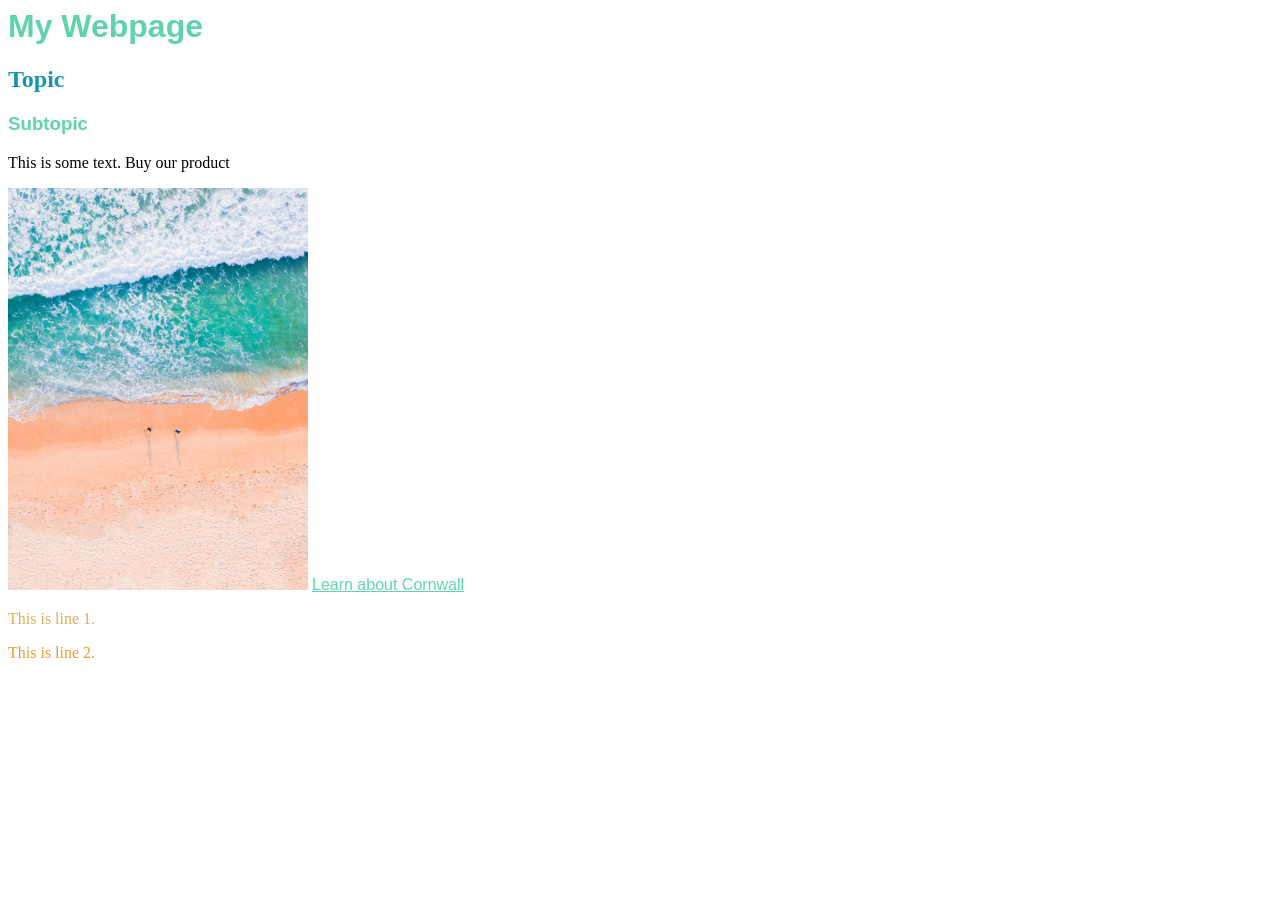
<file: index.html>
<html>

<head>
    <title>My Webpage!</title>
    <link rel="icon" href="./favicon.ico">
    <meta name="description content=" A nice website about Cornwall, its beaches and hidden gems>
    <style>
        h1,
        h3,
        a {
            color: rgb(96, 211, 173);
            font-family: Arial, Helvetica, sans-serif;
        }

        h2 {
            color: rgb(21, 149, 177);
        }

        p:nth-child(7) {
            color: rgb(225, 174, 85);
        }

        p:nth-child(8) {
            color: rgb(237, 153, 50);
        }
    </style>
</head>

<body>
    <h1>My Webpage</h1>
    <h2>Topic</h2>
    <h3>Subtopic</h3>
    <p>This is some text. Buy our product</p>
    <img width="300" src="./sea.jpeg">
    <a href="http://www.google.com" target="_blank">
        Learn about Cornwall
    </a>
    <p>This is line 1.</p>
    <p>This is line 2.</p>
</body>


</html>
</file>
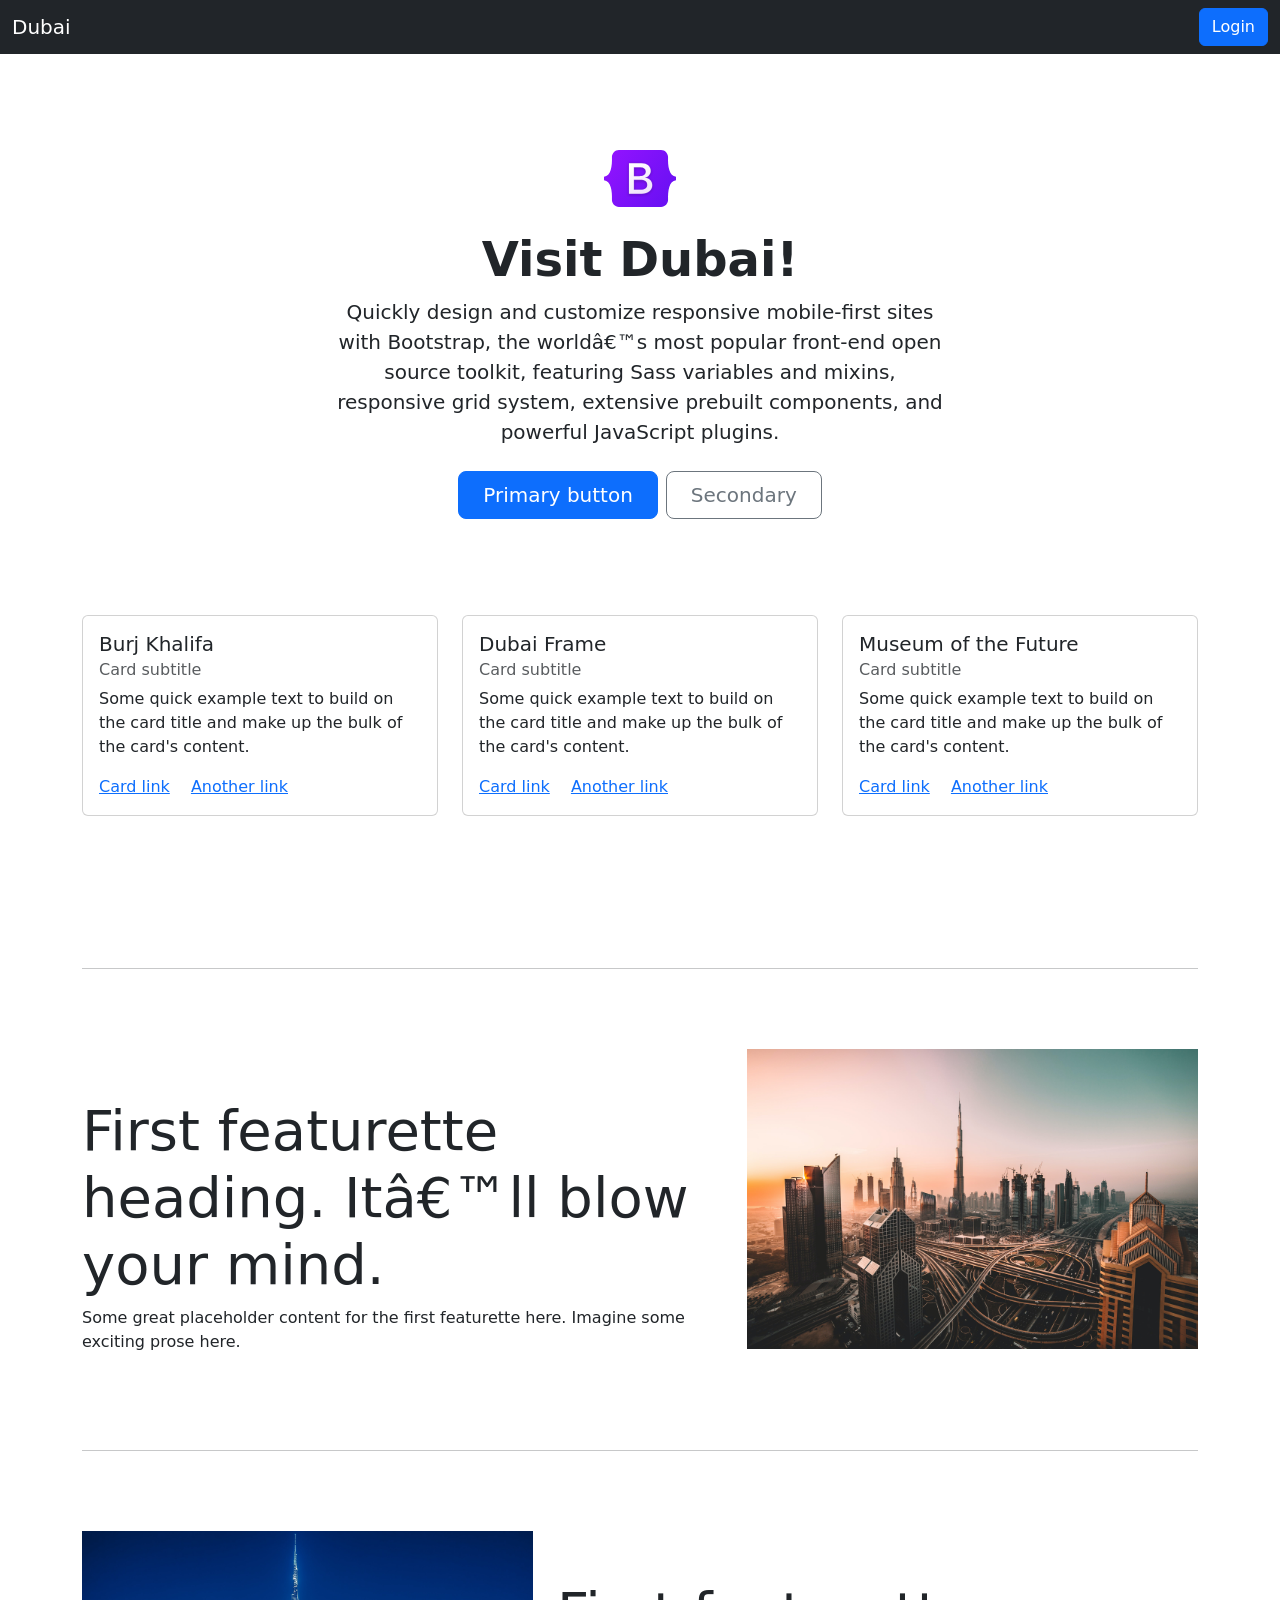
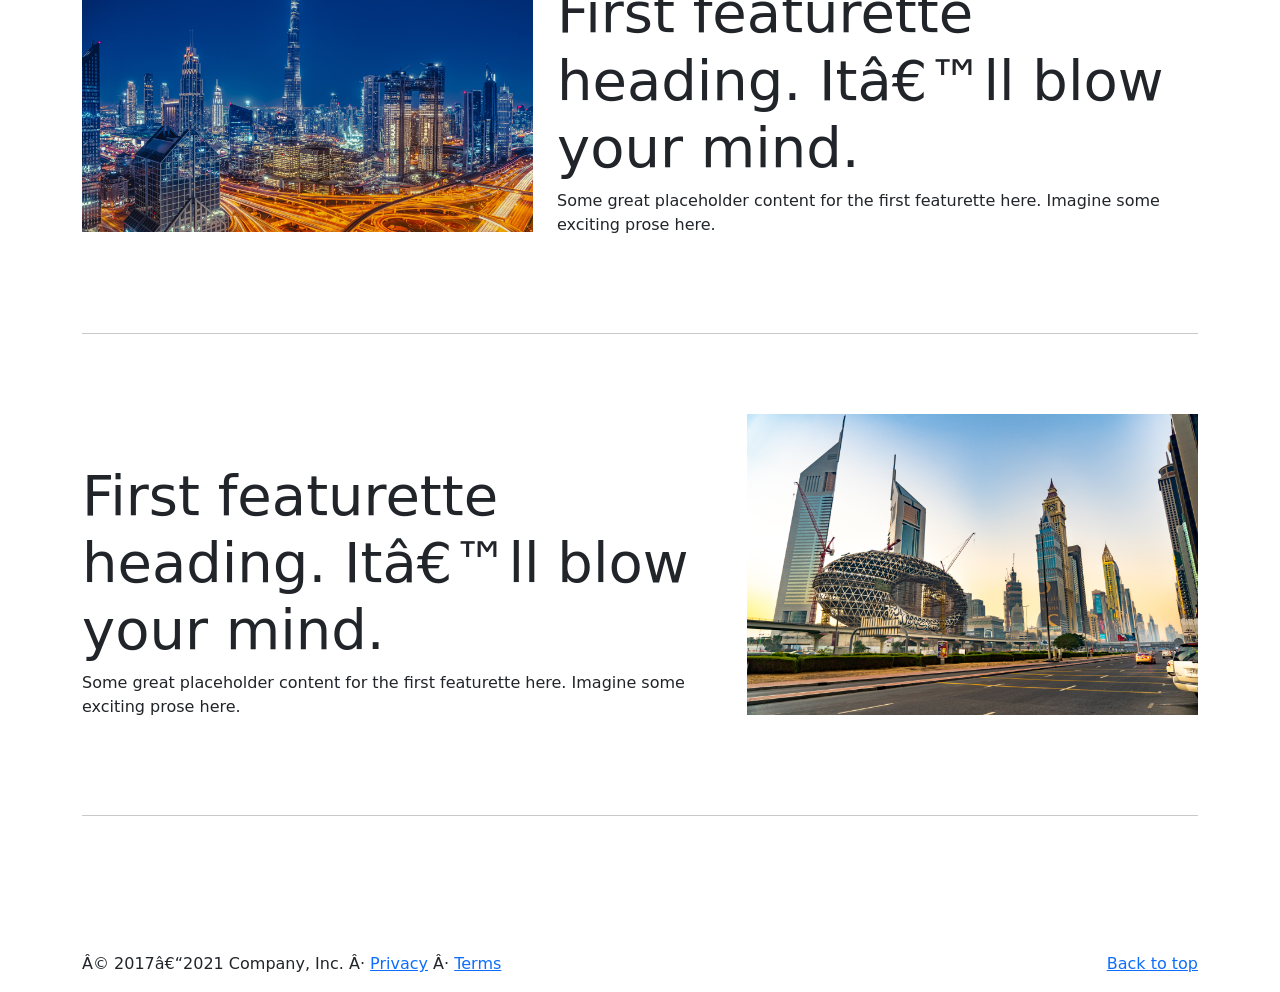
<file: exercise2.html>
<html>

<head>
    <!-- CSS only -->
    <link href="https://cdn.jsdelivr.net/npm/bootstrap@5.0.2/dist/css/bootstrap.min.css" rel="stylesheet"
        integrity="sha384-EVSTQN3/azprG1Anm3QDgpJLIm9Nao0Yz1ztcQTwFspd3yD65VohhpuuCOmLASjC" crossorigin="anonymous">
    <!-- JavaScript Bundle with Popper -->
    <script src="https://cdn.jsdelivr.net/npm/bootstrap@5.0.2/dist/js/bootstrap.bundle.min.js"
        integrity="sha384-MrcW6ZMFYlzcLA8Nl+NtUVF0sA7MsXsP1UyJoMp4YLEuNSfAP+JcXn/tWtIaxVXM"
        crossorigin="anonymous"></script>
</head>

<body>


    <!-- Navbar -->
    <nav class="navbar navbar-dark bg-dark">
        <div class="container-fluid">
            <span class="navbar-brand mb-0 h1">Dubai</span>
            <button class="btn btn-primary">Login</button>
        </div>
    </nav>

    <!-- Hero -->
    <div class="px-4 py-5 my-5 text-center">
        <img class="d-block mx-auto mb-4" src="./bootstrap-logo.svg" alt="" width="72" height="57">
        <h1 class="display-5 fw-bold">Visit Dubai!</h1>
        <div class="col-lg-6 mx-auto">
            <p class="lead mb-4">Quickly design and customize responsive mobile-first sites with Bootstrap, the world’s
                most popular front-end open source toolkit, featuring Sass variables and mixins, responsive grid system,
                extensive prebuilt components, and powerful JavaScript plugins.</p>
            <div class="d-grid gap-2 d-sm-flex justify-content-sm-center">
                <button type="button" class="btn btn-primary btn-lg px-4 gap-3">Primary button</button>
                <button type="button" class="btn btn-outline-secondary btn-lg px-4">Secondary</button>
            </div>
        </div>
    </div>

    <!-- Cards -->
    <div class="container">
        <div class="row">
            <div class="col-12 col-sm-4 mb-4">
                <div class="card" style="width: 100%;">
                    <div class="card-body">
                        <h5 class="card-title">Burj Khalifa</h5>
                        <h6 class="card-subtitle mb-2 text-muted">Card subtitle</h6>
                        <p class="card-text">Some quick example text to build on the card title and make up the bulk of
                            the card's content.</p>
                        <a href="#" class="card-link">Card link</a>
                        <a href="#" class="card-link">Another link</a>
                    </div>
                </div>
            </div>
            <div class="col-12 col-sm-4 mb-4">
                <div class="card" style="width: 100%;">
                    <div class="card-body">
                        <h5 class="card-title">Dubai Frame</h5>
                        <h6 class="card-subtitle mb-2 text-muted">Card subtitle</h6>
                        <p class="card-text">Some quick example text to build on the card title and make up the bulk of
                            the card's content.</p>
                        <a href="#" class="card-link">Card link</a>
                        <a href="#" class="card-link">Another link</a>
                    </div>
                </div>
            </div>
            <div class="col-12 col-sm-4 mb-4">
                <div class="card" style="width: 100%;">
                    <div class="card-body">
                        <h5 class="card-title">Museum of the Future</h5>
                        <h6 class="card-subtitle mb-2 text-muted">Card subtitle</h6>
                        <p class="card-text">Some quick example text to build on the card title and make up the bulk of
                            the card's content.</p>
                        <a href="#" class="card-link">Card link</a>
                        <a href="#" class="card-link">Another link</a>
                    </div>
                </div>
            </div>
        </div>
    </div>

    <!-- Media Section -->
    <div class="container py-5 mb-2">
        <hr style="margin: 80px 0px 80px 0px" />
        <div class="row">
            <div class="col-12 col-lg-7">

                <h3 class="display-4 mt-5">First featurette heading. It’ll blow your mind.</h2>
                    <p>Some great placeholder content for the first featurette here. Imagine some exciting prose here.
                    </p>

            </div>
            <div class="col-12 col-lg-5">
                <img src="./dubai1.jpeg" width="100%" />
            </div>
        </div>
        <hr style="margin: 80px 0px 80px 0px" />

        <div class="row">

            <div class="col-12 col-lg-5">
                <img src="./dubai2.jpeg" width="100%" />
            </div>

            <div class="col-12 col-lg-7">

                <h3 class="display-4 mt-5">First featurette heading. It’ll blow your mind.</h2>
                    <p>Some great placeholder content for the first featurette here. Imagine some exciting prose here.
                    </p>
            </div>
        </div>

        <hr style="margin: 80px 0px 80px 0px" />
        <div class="row">
            <div class="col-12 col-lg-7">

                <h3 class="display-4 mt-5">First featurette heading. It’ll blow your mind.</h2>
                    <p>Some great placeholder content for the first featurette here. Imagine some exciting prose here.
                    </p>

            </div>
            <div class="col-12 col-lg-5">
                <img src="./dubai3.jpeg" width="100%" />
            </div>
        </div>
        <hr style="margin: 80px 0px 80px 0px" />
    </div>

    <footer class="container">
        <p class="float-end"><a href="#">Back to top</a></p>
        <p>© 2017–2021 Company, Inc. · <a href="#">Privacy</a> · <a href="#">Terms</a></p>
    </footer>

</body>

</html>
</file>
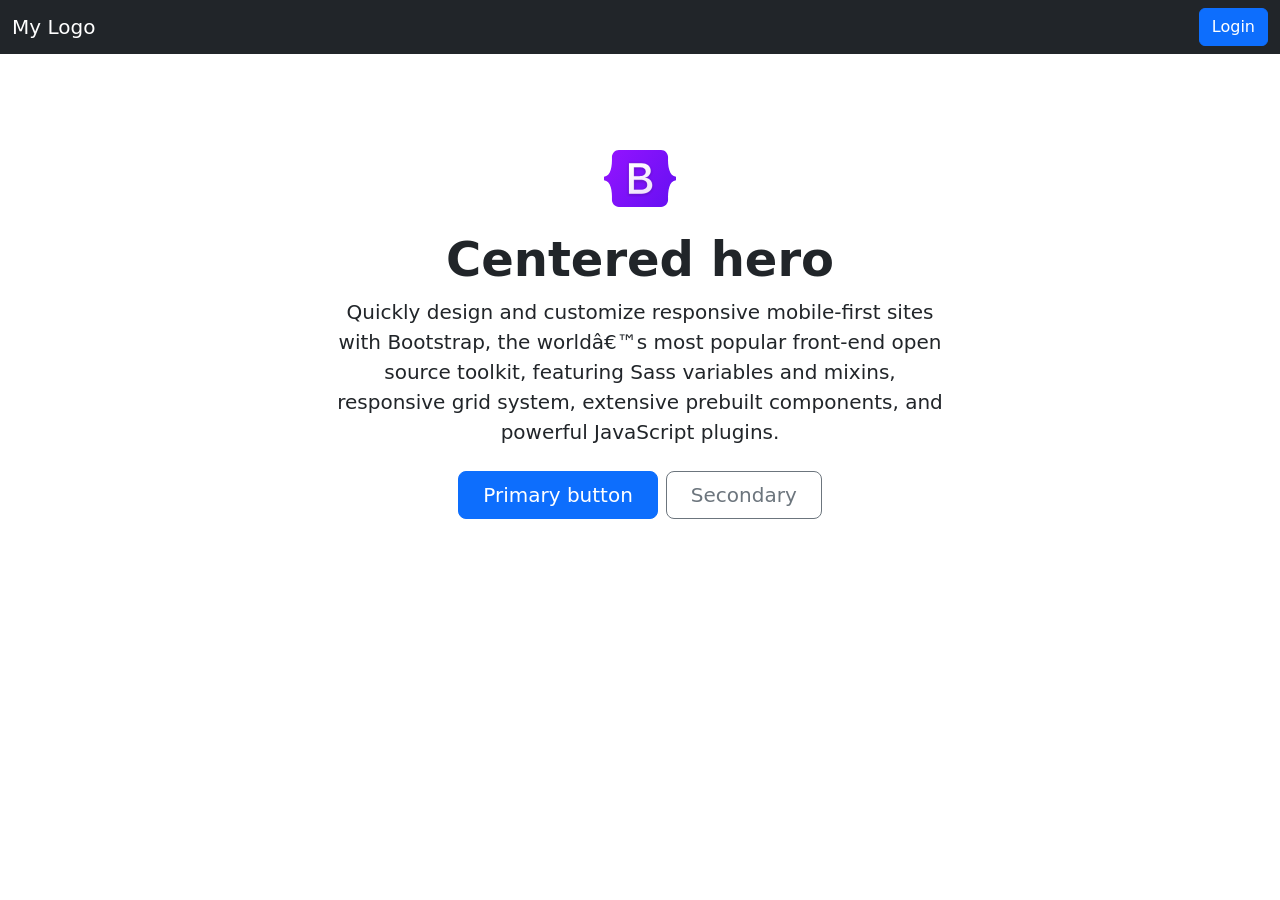
<file: index (1).html>
<html>
    <head>
        <!-- CSS only -->
        <link href="https://cdn.jsdelivr.net/npm/bootstrap@5.0.2/dist/css/bootstrap.min.css" rel="stylesheet" integrity="sha384-EVSTQN3/azprG1Anm3QDgpJLIm9Nao0Yz1ztcQTwFspd3yD65VohhpuuCOmLASjC" crossorigin="anonymous">
        <!-- JavaScript Bundle with Popper -->
        <script src="https://cdn.jsdelivr.net/npm/bootstrap@5.0.2/dist/js/bootstrap.bundle.min.js" integrity="sha384-MrcW6ZMFYlzcLA8Nl+NtUVF0sA7MsXsP1UyJoMp4YLEuNSfAP+JcXn/tWtIaxVXM" crossorigin="anonymous"></script>
    </head>
    <body>


        <nav class="navbar navbar-dark bg-dark">
            <div class="container-fluid">
                <span class="navbar-brand mb-0 h1">My Logo</span>
                <button class="btn btn-primary">Login</button>
            </div>
        </nav>

        <div class="px-4 py-5 my-5 text-center">
            <img class="d-block mx-auto mb-4" src="./bootstrap-logo.svg" alt="" width="72" height="57">
            <h1 class="display-5 fw-bold">Centered hero</h1>
            <div class="col-lg-6 mx-auto">
              <p class="lead mb-4">Quickly design and customize responsive mobile-first sites with Bootstrap, the world’s most popular front-end open source toolkit, featuring Sass variables and mixins, responsive grid system, extensive prebuilt components, and powerful JavaScript plugins.</p>
              <div class="d-grid gap-2 d-sm-flex justify-content-sm-center">
                <button type="button" class="btn btn-primary btn-lg px-4 gap-3">Primary button</button>
                <button type="button" class="btn btn-outline-secondary btn-lg px-4">Secondary</button>
              </div>
            </div>
        </div>

        
    </body>
</html>
</file>
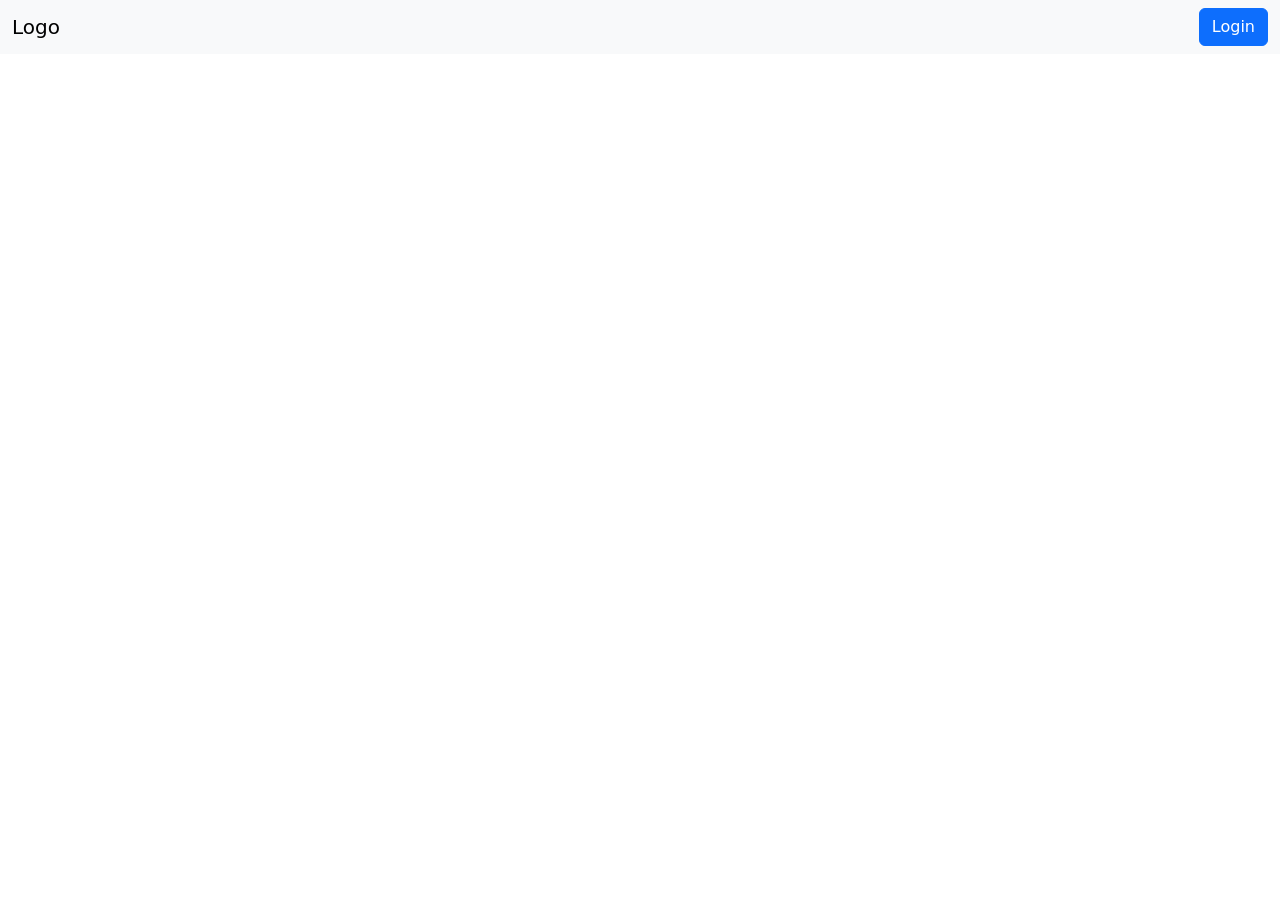
<file: index2.html>
<html>

<head>
    <!--CSS ONLY-->
    <link href="https://cdn.jsdelivr.net/npm/bootstrap@5.0.2/dist/css/bootstrap.min.css" rel="stylesheet"
        integrity="sha384-EVSTQN3/azprG1Anm3QDgpJLIm9Nao0Yz1ztcQTwFspd3yD65VohhpuuCOmLASjC" crossorigin="anonymous">

    <!--JS Bundle with popper-->
    <script src="https://cdn.jsdelivr.net/npm/bootstrap@5.0.2/dist/js/bootstrap.bundle.min.js"
        integrity="sha384-MrcW6ZMFYlzcLA8Nl+NtUVF0sA7MsXsP1UyJoMp4YLEuNSfAP+JcXn/tWtIaxVXM"
        crossorigin="anonymous"></script>
</head>

<body>
    <nav class="navbar navbar-light bg-light">
        <div class="container-fluid">
            <span class="navbar-brand mb-0 h1">Logo</span>
            <button class="btn btn-primary">Login</button>
        </div>
    </nav>



</body>

</html>
</file>
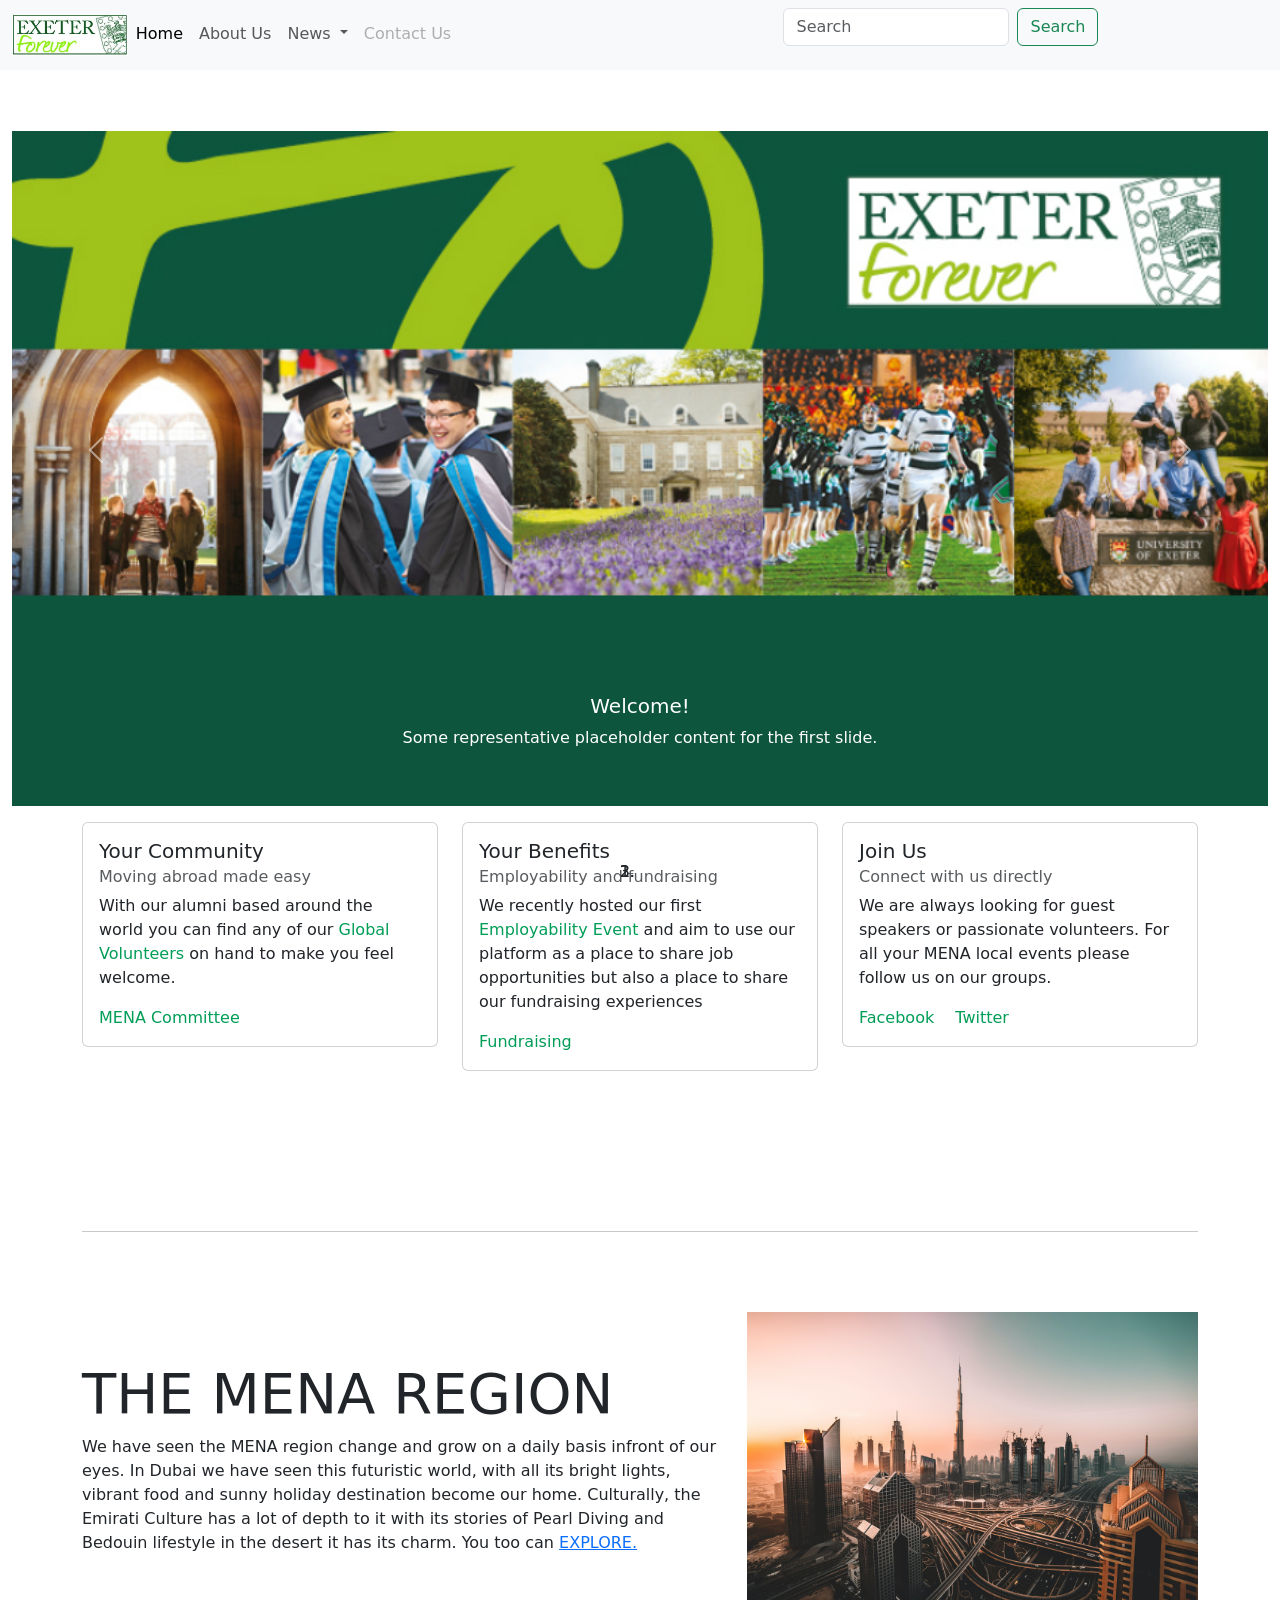
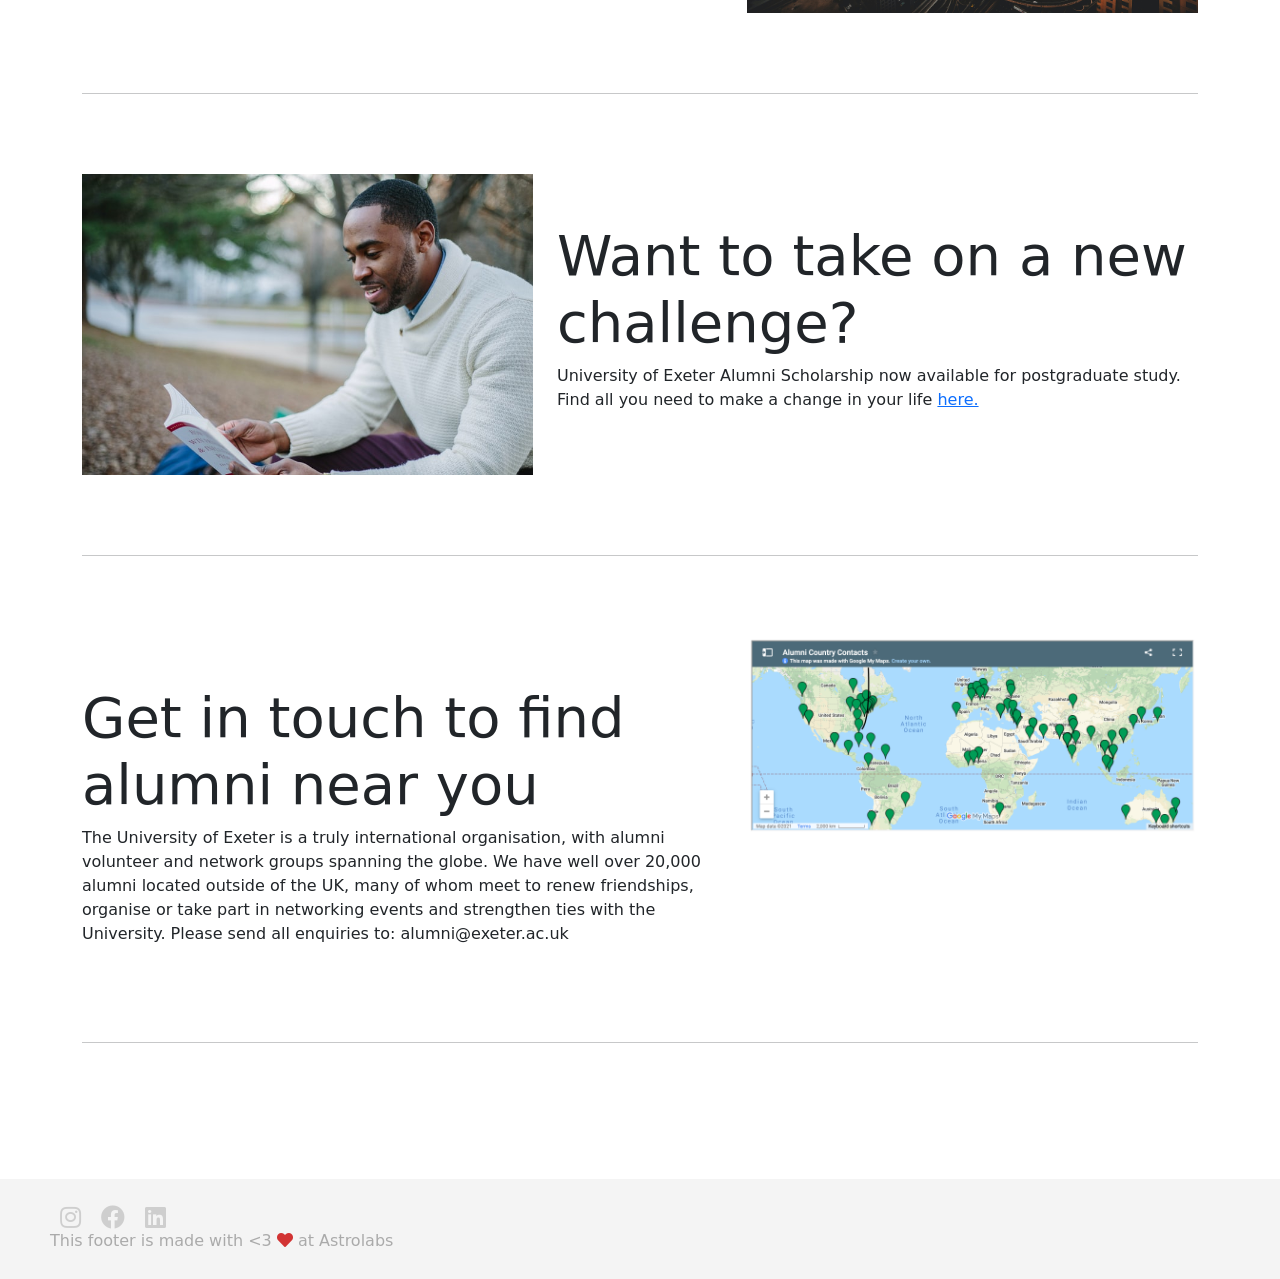
<file: week1_html-css/assignment1.html>
<html>

<head>
    <!-- CSS only -->
    <link href="https://cdn.jsdelivr.net/npm/bootstrap@5.0.2/dist/css/bootstrap.min.css" rel="stylesheet"
        integrity="sha384-EVSTQN3/azprG1Anm3QDgpJLIm9Nao0Yz1ztcQTwFspd3yD65VohhpuuCOmLASjC" crossorigin="anonymous">

    <link rel="stylesheet" href="./assignment.css">
    <link rel="stylesheet" href="https://pro.fontawesome.com/releases/v5.10.0/css/all.css"
        integrity="sha384-AYmEC3Yw5cVb3ZcuHtOA93w35dYTsvhLPVnYs9eStHfGJvOvKxVfELGroGkvsg+p" crossorigin="anonymous" />


    <!-- JavaScript Bundle with Popper -->
    <script src="https://cdn.jsdelivr.net/npm/bootstrap@5.0.2/dist/js/bootstrap.bundle.min.js"
        integrity="sha384-MrcW6ZMFYlzcLA8Nl+NtUVF0sA7MsXsP1UyJoMp4YLEuNSfAP+JcXn/tWtIaxVXM"
        crossorigin="anonymous"></script>

    <!-- Meta tag for SEO and Favicon-->
    <meta name="description content=" A website for University of Exeter alumni students, especially those based in the
        MENA region where they can meet fellow alumni at netowrking events and share employability solutions>
    <link rel="icon" href="./favicon.ico">
</head>

<body>


    <!-- Navbar -->

    <nav class="navbar navbar-expand-lg navbar-light bg-light">
        <div class="container-fluid">
            <div class="row">
                <div class="col md-8">
                    <div class="collapse navbar-collapse" id="navbarScroll">
                        <ul class="navbar-nav me-auto my-2 my-lg-0 navbar-nav-scroll"
                            style="--bs-scroll-height: 100px;">
                            <img src="./ExeForever.jpeg" class="exelogo" alt="exelogo">
                            <button class="navbar-toggler" type="button" data-bs-toggle="collapse"
                                data-bs-target="#navbarScroll" aria-controls="navbarScroll" aria-expanded="false"
                                aria-label="Toggle navigation">
                                <span class="navbar-toggler-icon"></span>
                            </button>
                            <li class="nav-item">
                                <a class="nav-link active" aria-current="page" href="#">Home</a>
                            </li>
                            <li class="nav-item">
                                <a class="nav-link" href="#">About Us</a>
                            </li>
                            <li class="nav-item dropdown">
                                <a class="nav-link dropdown-toggle" href="#" id="navbarScrollingDropdown" role="button"
                                    data-bs-toggle="dropdown" aria-expanded="false">
                                    News
                                </a>
                                <ul class="dropdown-menu" aria-labelledby="navbarScrollingDropdown">
                                    <li><a class="dropdown-item" href="#">Latest News</a></li>
                                    <li><a class="dropdown-item" href="#">Upcoming Events</a></li>
                                    <li>
                                        <hr class="dropdown-divider">
                                    </li>
                                    <li><a class="dropdown-item" href="#">Career Support</a></li>
                                </ul>
                            </li>
                            <li class="nav-item">
                                <a class="nav-link disabled" href="#" tabindex="-1" aria-disabled="true">Contact Us</a>
                            </li>
                        </ul>
                        <form class="d-flex">
                            <input class="form-control me-2" type="search" placeholder="Search" aria-label="Search">
                            <button class="btn btn-outline-success" type="submit">Search</button>
                        </form>
                    </div>
                </div>
            </div>
        </div>
    </nav>



    <!-- Hero -->
    <!--carousel will come here START -->

    <div class="container-fluid carousel-holder no-padding">
        <div class="col-lg-12 no-padding"></div>
        <div class="id carousel-example-generic" class="carousel slide" data-ride="carousel" data-interval="2000"
            data-wrap="true">
            <!-- Indicators -->

            <ol class="carousel-indicators">
                <li button data-target="#carousel-example-generic" data-slide-to="0" class="active" aria-current="true"
                    aria-label="Slide 1"></li>
                <li button data-target="#carousel-example-generic" data-slide-to="1" aria-label="Slide 2"></li>
                <li button data-target="#carousel-example-generic" data-slide-to="2" aria-label="Slide 3"></li>
            </ol>

            <!--Wrapper for the slides-->
            <div class="carousel-inner" role="listbox">
                <div class="item active">
                    <img src="./welcomealumni.jpeg" class="d-block w-100" alt="welcomealumni">
                    <div class="carousel-caption d-none d-md-block">
                        <h5>Welcome!</h5>
                        <p>Some representative placeholder content for the first slide.</p>
                    </div>
                </div>
                <div class="carousel-item">
                    <img src="./starrysky.jpeg" class="d-block w-100" alt="starrysky">
                    <div class="carousel-caption d-none d-md-block">
                        <h5>Second slide label</h5>
                        <p>Some representative placeholder content for the second slide.</p>
                    </div>
                </div>
                <div class="carousel-item">
                    <img src="./lads-holiday.jpeg" class="d-block w-100" alt="lads-holiday">
                    <div class="carousel-caption d-none d-md-block">
                        <h5>Third slide label</h5>
                        <p>Some representative placeholder content for the third slide.</p>
                    </div>
                </div>
            </div>
            <button class="carousel-control-prev" type="button" data-bs-target="#carouselExampleCaptions"
                data-bs-slide="prev">
                <span class="carousel-control-prev-icon" aria-hidden="true"></span>
                <span class="visually-hidden">Previous</span>
            </button>
            <button class="carousel-control-next" type="button" data-bs-target="#carouselExampleCaptions"
                data-bs-slide="next">
                <span class="carousel-control-next-icon" aria-hidden="true"></span>
                <span class="visually-hidden">Next</span>
            </button>
        </div>
    </div>
    </div>



    <!-- Cards -->
    <div class="container py-3">
        <div class="row">
            <div class="col-12 col-sm-4 mb-3">
                <div class="card" style="width: 100%;">
                    <div class="card-body">
                        <h5 class="card-title">Your Community</h5>
                        <h6 class="card-subtitle mb-2 text-muted">Moving abroad made easy</h6>
                        <p class="card-text">With our alumni based around the world you can find any of our <a
                                href="https://www.exeter.ac.uk/alumnisupporters/networks/international/"
                                class="card-link">Global Volunteers</a> on hand to make you feel welcome.</p>
                        <div class="class inner-card-text">
                            <div class="row card-text">
                                <a href="https://www.exeter.ac.uk/alumnisupporters/networks/alumnae/"
                                    class="card-link">MENA
                                    Committee</a>
                            </div>
                        </div>
                    </div>
                </div>
            </div>
            <div class="col-12 col-sm-4 mb-3">
                <div class="card" style="width: 100%;">
                    <div class="card-body">
                        <h5 class="card-title">Your Benefits</h5>
                        <h6 class="card-subtitle mb-2 text-muted">Employability and fundraising</h6>
                        <p class="card-text">We recently hosted our first <a
                                href="https://www.youtube.com/watch?v=xwyZSOhybRo" class="card-link">Employability
                                Event </a>and aim to use our
                            platform as a place to share job opportunities but also a place to share our fundraising
                            experiences </p>
                        <a href="https://www.exeter.ac.uk/alumnisupporters/" class="card-link">Fundraising</a>
                    </div>
                </div>
            </div>
            <div class="col-12 col-sm-4 mb-3">
                <div class="card" style="width: 100%;">
                    <div class="card-body">
                        <h5 class="card-title">Join Us</h5>
                        <h6 class="card-subtitle mb-2 text-muted">Connect with us directly</h6>
                        <p class="card-text">We are always looking for guest speakers or passionate volunteers. For all
                            your MENA local events please follow
                            us on our groups. </p>
                        <a href="https://www.facebook.com/UoEalumniMENA" class="card-link">Facebook</a>
                        <a href="https://www.linkedin.com/groups/9017620/" class="card-link">Twitter</a>
                    </div>
                </div>
            </div>
        </div>
    </div>

    <!-- Media Section -->
    <div class="container py-5 mb-2">
        <hr style="margin: 80px 0px 80px 0px" />
        <div class="row">
            <div class="col-12 col-lg-7">

                <h3 class="display-4 mt-5">THE MENA REGION</h2>
                    <p>We have seen the MENA region change and grow on a daily basis infront of our eyes. In Dubai we
                        have seen this futuristic world, with all its bright lights, vibrant food and sunny holiday
                        destination become our home. Culturally, the Emirati Culture has a lot of depth to it with its
                        stories of Pearl Diving and Bedouin lifestyle in the desert it has its charm. You too can
                        <a href="https: //u.ae/en/about-the-uae/culture">EXPLORE.</a>
                    </p>

            </div>
            <div class="col-12 col-lg-5">
                <img src="./dubai1.jpeg" width="100%" />
            </div>
        </div>
        <hr style="margin: 80px 0px 80px 0px" />

        <div class="row">

            <div class="col-12 col-lg-5">
                <img src="./guy-studying.jpeg" width="100%" />
            </div>

            <div class="col-12 col-lg-7">

                <h3 class="display-4 mt-5">Want to take on a new challenge?</h2>
                    <p>University of Exeter Alumni Scholarship now available for postgraduate study. Find all you need
                        to make a change in your life <a href="https://www.exeter.ac.uk/alumnisupporters/benefits/lifelonglearning/
                        class=" card-link">here.</a>
                    </p>
            </div>
        </div>

        <hr style="margin: 80px 0px 80px 0px" />
        <div class="row">
            <div class="col-12 col-lg-7">

                <h3 class="display-4 mt-5">Get in touch to find alumni near you</h2>
                    <p>The University of Exeter is a truly international organisation, with alumni volunteer and network
                        groups spanning the globe. We have well over 20,000 alumni located outside of the UK, many of
                        whom meet to renew friendships, organise or take part in networking events and strengthen ties
                        with the University. Please send all enquiries to: alumni@exeter.ac.uk

                    </p>

            </div>
            <div class="col-12 col-lg-5">
                <img src="./alumnimap.png" width="100%" />
            </div>
        </div>
        <hr style="margin: 80px 0px 80px 0px" />
    </div>

    <div class="footer">
        <div class="row">
            <div class="col md-8">
                <div class="footer-links-now">
                    <a href="https://instagram.com/exeter_alumni?utm_medium=copy_link"><i
                            class="fab fa-instagram"></i></a>
                    <a href="https://www.facebook.com/UoEalumniMENA"><i class="fab fa-facebook"></i></a>
                    <a href="https://www.linkedin.com/groups/9017620/"><i class="fab fa-linkedin"></i></a>
                    <!-- <a href="#"><i class="fab fa-twitter"></i></a> -->
                </div>
                <div class="footer-copyright">
                    This footer is made with &lt;3 <i class="fas fa-heart"></i> at Astrolabs
                </div>
            </div>
</body>

</html>
</file>
<file: week1_html-css/assignment.css>
.exelogo {
  height: 30%;
  width: 15%;
}

.carousel slide{
  align-items: center!important;
}

.card-link {
  text-decoration: none;
  color: #009d57;
}

.card-link hover{
  color: darkgreen;
  text-decoration: underline;
}

.inner-card-text{
  justify-content: space-between;

}
.carousel-holder {
  margin-top: 3.8em;
}

.carousel.inner > .item img {
  width:100%;
}


.carousel-caption button {
 padding: 1em;
 font-size: 2em;

}

/* creating the carousel-slider cusotmisation[STOP] */

@media (max-width767px){

  .banner10 h2{
    font-size:3em;
  }
  .banner10 h3{
    font-size:1em;
  }
  .carousel-caption button
  {
    display:none;
  }

}



.footer {
    background: #F4F4F4;
    display: flex;
    align-items: center;
    justify-content: space-between;
    height: 100px;
    padding: 0px 50px;
    color: rgba(0,0,0,0.3);
  }
  .footer-links-now {
    display: flex;
    align-items: center;
  }
  .footer-links-now a {
    color: black;
    opacity: 0.15;
    text-decoration: none;
    font-size: 24px;
    padding: 0px 10px;
  }
  .footer-links a:hover {
    opacity: 1;
  }
  .footer .fa-heart {
    color: #D23333;
  }
</file>
